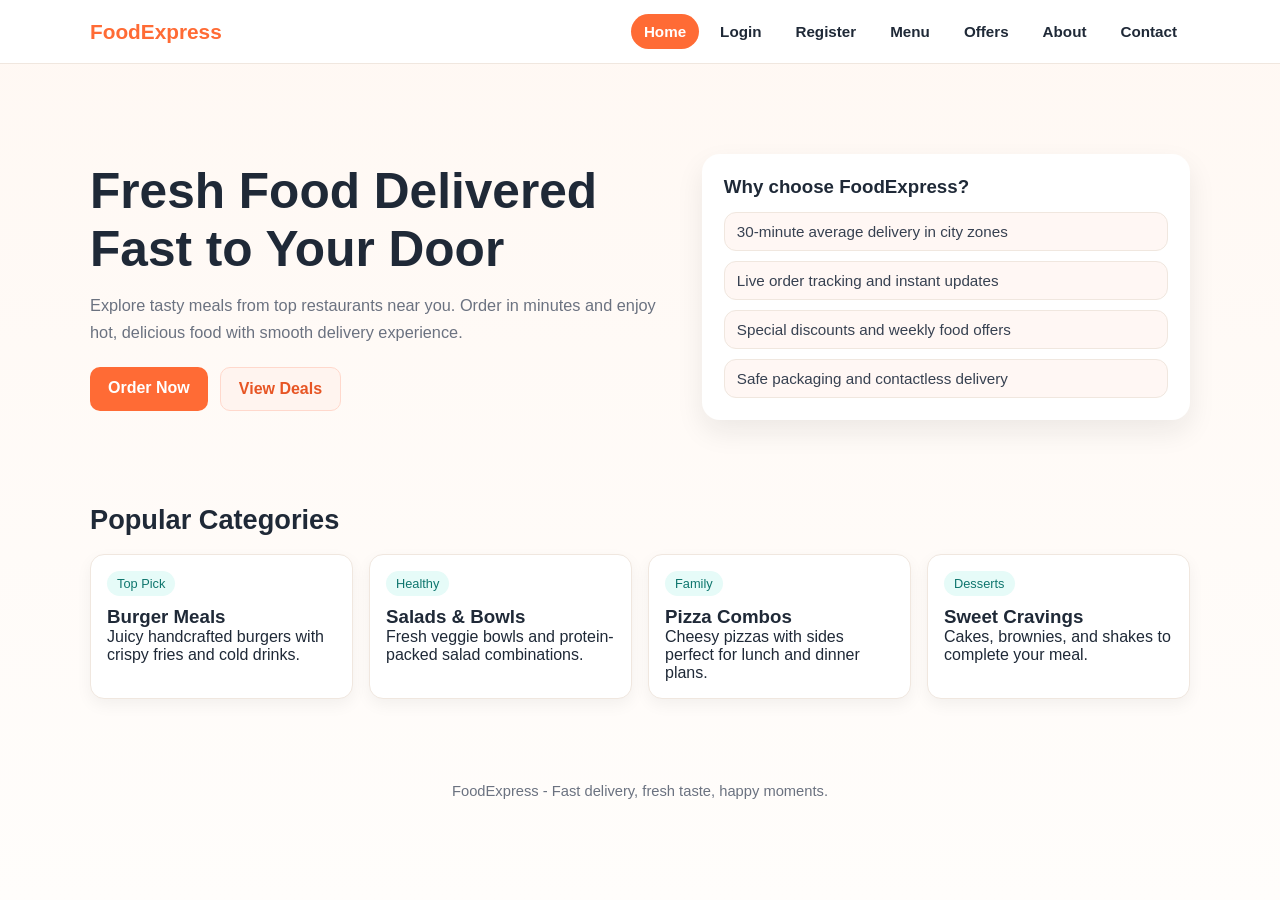
<file: index.html>
<!DOCTYPE html>
<html lang="en">
<head>
  <meta charset="UTF-8" />
  <meta name="viewport" content="width=device-width, initial-scale=1.0" />
  <title>Food Express | Home</title>
  <link rel="stylesheet" href="styles.css" />
</head>
<body class="home">
    <header class="site-header">
    <div class="container header-wrap">
      <a class="brand" href="index.html">FoodExpress</a>
      <input type="checkbox" id="nav-toggle" class="nav-toggle" />
      <label for="nav-toggle" class="hamburger" aria-label="Toggle menu">
        <span></span>
        <span></span>
        <span></span>
      </label>
      <nav class="main-nav">
        <ul>
          <li><a class="nav-home" href="index.html">Home</a></li>
          <li><a class="nav-login" href="login.html">Login</a></li>
          <li><a class="nav-register" href="register.html">Register</a></li>
          <li><a class="nav-menu" href="menu.html">Menu</a></li>
          <li><a class="nav-offers" href="offers.html">Offers</a></li>
          <li><a class="nav-about" href="about.html">About</a></li>
          <li><a class="nav-contact" href="contact.html">Contact</a></li>
        </ul>
      </nav>
    </div>
  </header>

  <main>
    <section class="hero">
      <div class="container hero-grid">
        <div>
          <h1>Fresh Food Delivered Fast to Your Door</h1>
          <p>Explore tasty meals from top restaurants near you. Order in minutes and enjoy hot, delicious food with smooth delivery experience.</p>
          <div class="btns">
            <a href="menu.html" class="btn btn-primary">Order Now</a>
            <a href="offers.html" class="btn btn-secondary">View Deals</a>
          </div>
        </div>
        <div class="hero-card">
          <h3>Why choose FoodExpress?</h3>
          <ul class="feature-list">
            <li>30-minute average delivery in city zones</li>
            <li>Live order tracking and instant updates</li>
            <li>Special discounts and weekly food offers</li>
            <li>Safe packaging and contactless delivery</li>
          </ul>
        </div>
      </div>
    </section>

    <section class="section">
      <div class="container">
        <h2 class="section-title">Popular Categories</h2>
        <div class="cards">
          <article class="card">
            <span class="badge">Top Pick</span>
            <h3>Burger Meals</h3>
            <p>Juicy handcrafted burgers with crispy fries and cold drinks.</p>
          </article>
          <article class="card">
            <span class="badge">Healthy</span>
            <h3>Salads & Bowls</h3>
            <p>Fresh veggie bowls and protein-packed salad combinations.</p>
          </article>
          <article class="card">
            <span class="badge">Family</span>
            <h3>Pizza Combos</h3>
            <p>Cheesy pizzas with sides perfect for lunch and dinner plans.</p>
          </article>
          <article class="card">
            <span class="badge">Desserts</span>
            <h3>Sweet Cravings</h3>
            <p>Cakes, brownies, and shakes to complete your meal.</p>
          </article>
        </div>
      </div>
    </section>
  </main>

  <footer class="site-footer">
    <p>FoodExpress - Fast delivery, fresh taste, happy moments.</p>
  </footer>
</body>
</html>
</file>
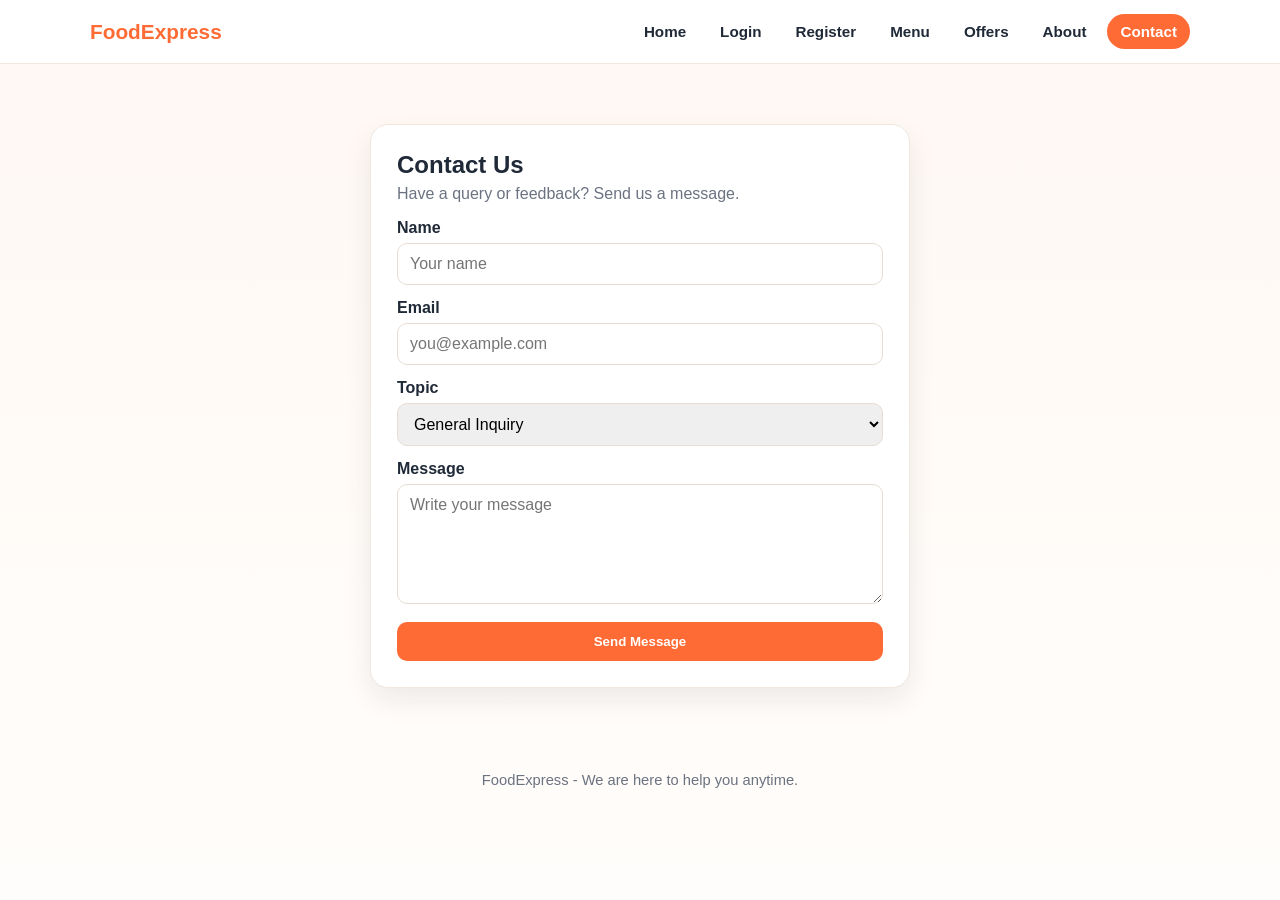
<file: contact.html>
<!DOCTYPE html>
<html lang="en">
<head>
  <meta charset="UTF-8" />
  <meta name="viewport" content="width=device-width, initial-scale=1.0" />
  <title>Food Express | Contact</title>
  <link rel="stylesheet" href="styles.css" />
</head>
<body class="contact">
    <header class="site-header">
    <div class="container header-wrap">
      <a class="brand" href="index.html">FoodExpress</a>
      <input type="checkbox" id="nav-toggle" class="nav-toggle" />
      <label for="nav-toggle" class="hamburger" aria-label="Toggle menu">
        <span></span>
        <span></span>
        <span></span>
      </label>
      <nav class="main-nav">
        <ul>
          <li><a class="nav-home" href="index.html">Home</a></li>
          <li><a class="nav-login" href="login.html">Login</a></li>
          <li><a class="nav-register" href="register.html">Register</a></li>
          <li><a class="nav-menu" href="menu.html">Menu</a></li>
          <li><a class="nav-offers" href="offers.html">Offers</a></li>
          <li><a class="nav-about" href="about.html">About</a></li>
          <li><a class="nav-contact" href="contact.html">Contact</a></li>
        </ul>
      </nav>
    </div>
  </header>

  <main>
    <section class="form-wrap">
      <h2>Contact Us</h2>
      <p>Have a query or feedback? Send us a message.</p>
      <form>
        <div class="field">
          <label for="cname">Name</label>
          <input id="cname" type="text" placeholder="Your name" required />
        </div>
        <div class="field">
          <label for="cemail">Email</label>
          <input id="cemail" type="email" placeholder="you@example.com" required />
        </div>
        <div class="field">
          <label for="topic">Topic</label>
          <select id="topic">
            <option>General Inquiry</option>
            <option>Order Help</option>
            <option>Partnership</option>
            <option>Feedback</option>
          </select>
        </div>
        <div class="field">
          <label for="msg">Message</label>
          <textarea id="msg" placeholder="Write your message"></textarea>
        </div>
        <button class="btn btn-primary full" type="submit">Send Message</button>
      </form>
    </section>
  </main>

  <footer class="site-footer">
    <p>FoodExpress - We are here to help you anytime.</p>
  </footer>
</body>
</html>
</file>
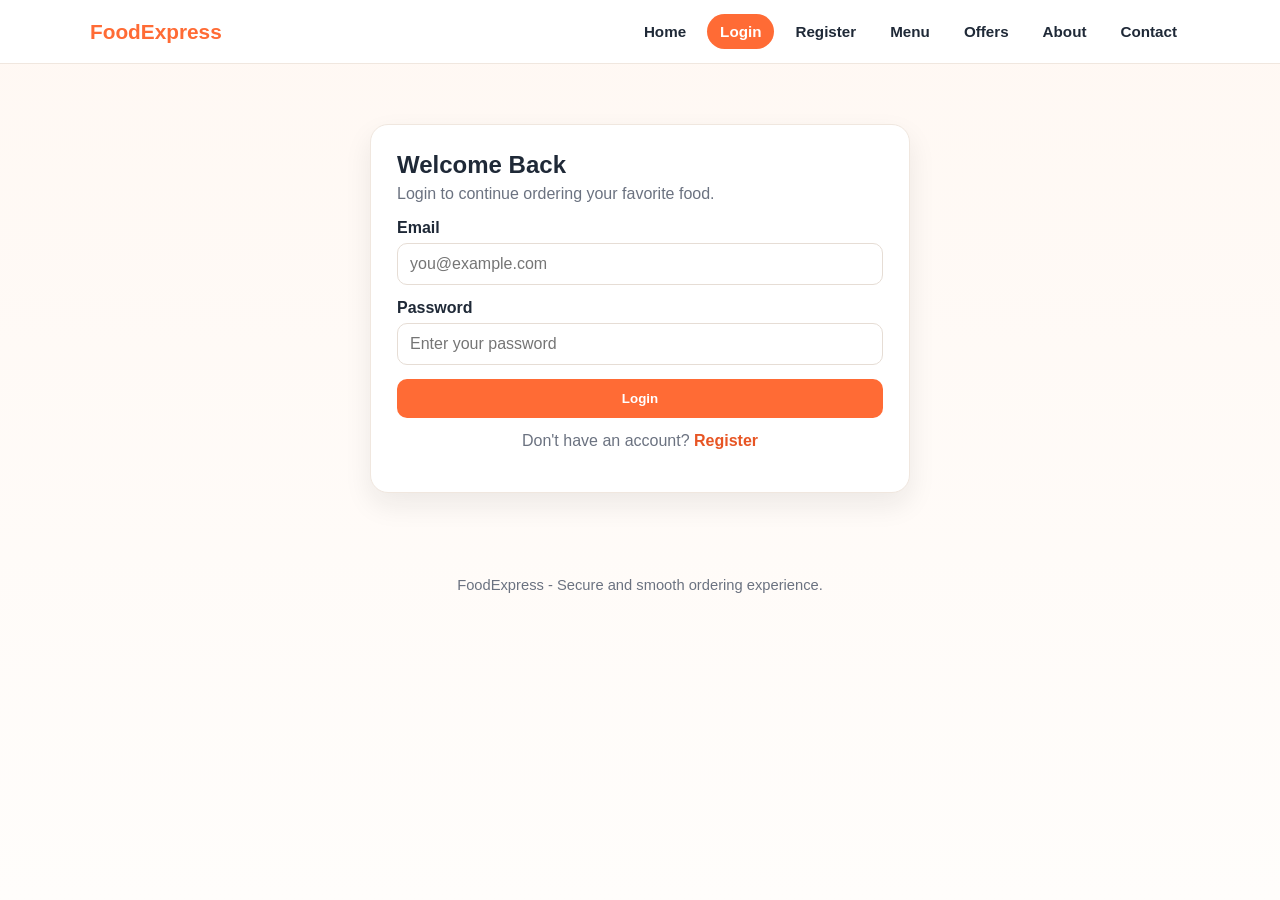
<file: login.html>
<!DOCTYPE html>
<html lang="en">
<head>
  <meta charset="UTF-8" />
  <meta name="viewport" content="width=device-width, initial-scale=1.0" />
  <title>Food Express | Login</title>
  <link rel="stylesheet" href="styles.css" />
</head>
<body class="login">
    <header class="site-header">
    <div class="container header-wrap">
      <a class="brand" href="index.html">FoodExpress</a>
      <input type="checkbox" id="nav-toggle" class="nav-toggle" />
      <label for="nav-toggle" class="hamburger" aria-label="Toggle menu">
        <span></span>
        <span></span>
        <span></span>
      </label>
      <nav class="main-nav">
        <ul>
          <li><a class="nav-home" href="index.html">Home</a></li>
          <li><a class="nav-login" href="login.html">Login</a></li>
          <li><a class="nav-register" href="register.html">Register</a></li>
          <li><a class="nav-menu" href="menu.html">Menu</a></li>
          <li><a class="nav-offers" href="offers.html">Offers</a></li>
          <li><a class="nav-about" href="about.html">About</a></li>
          <li><a class="nav-contact" href="contact.html">Contact</a></li>
        </ul>
      </nav>
    </div>
  </header>

  <main>
    <section class="form-wrap">
      <h2>Welcome Back</h2>
      <p>Login to continue ordering your favorite food.</p>
      <form action="menu.html">
        <div class="field">
          <label for="email">Email</label>
          <input id="email" type="email" placeholder="you@example.com" required />
        </div>
        <div class="field">
          <label for="password">Password</label>
          <input id="password" type="password" placeholder="Enter your password" required />
        </div>
        <button class="btn btn-primary full" type="submit">Login</button>
      </form>
      <p class="form-note">Don't have an account? <a href="register.html">Register</a></p>
    </section>
  </main>

  <footer class="site-footer">
    <p>FoodExpress - Secure and smooth ordering experience.</p>
  </footer>
</body>
</html>
</file>
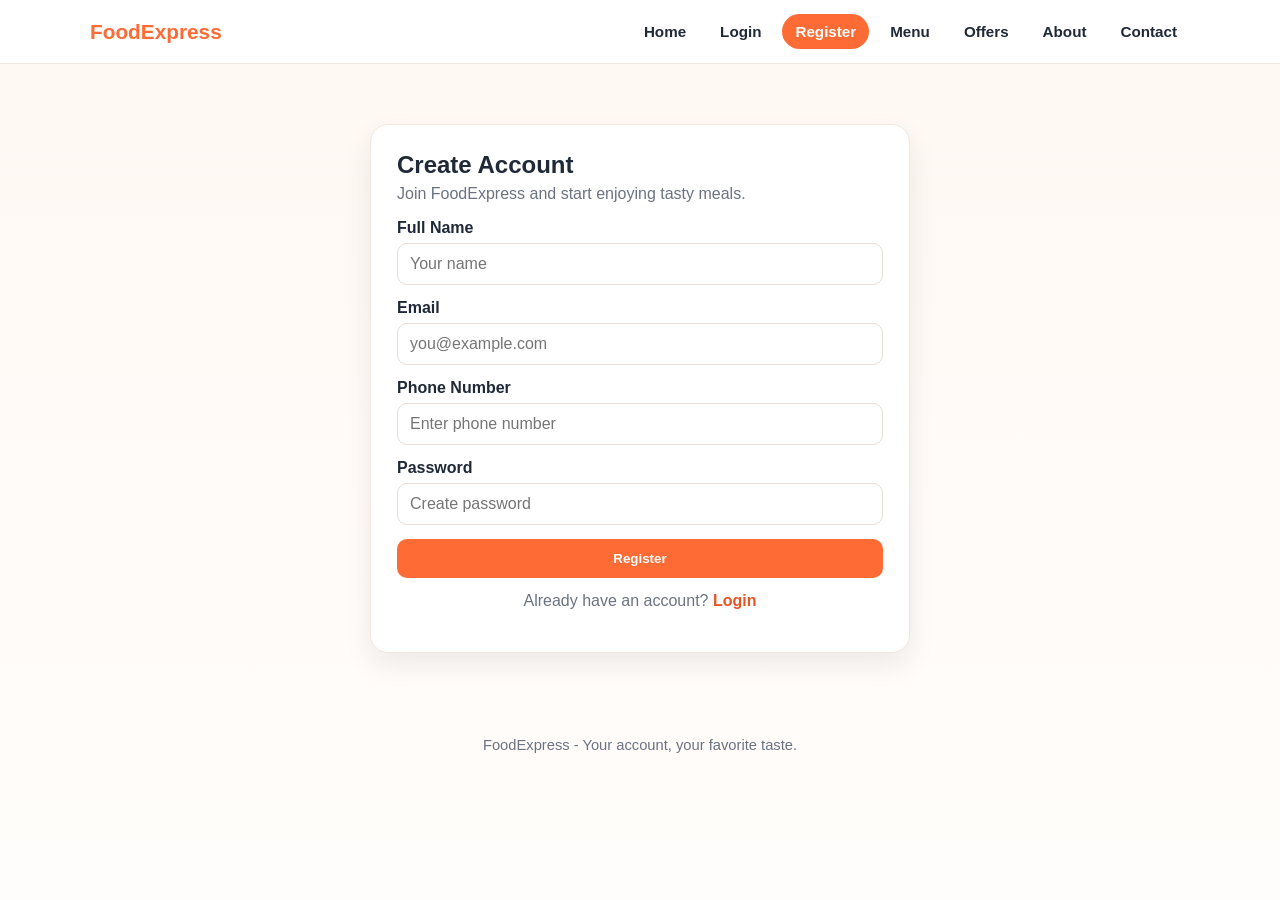
<file: register.html>
<!DOCTYPE html>
<html lang="en">
<head>
  <meta charset="UTF-8" />
  <meta name="viewport" content="width=device-width, initial-scale=1.0" />
  <title>Food Express | Register</title>
  <link rel="stylesheet" href="styles.css" />
</head>
<body class="register">
    <header class="site-header">
    <div class="container header-wrap">
      <a class="brand" href="index.html">FoodExpress</a>
      <input type="checkbox" id="nav-toggle" class="nav-toggle" />
      <label for="nav-toggle" class="hamburger" aria-label="Toggle menu">
        <span></span>
        <span></span>
        <span></span>
      </label>
      <nav class="main-nav">
        <ul>
          <li><a class="nav-home" href="index.html">Home</a></li>
          <li><a class="nav-login" href="login.html">Login</a></li>
          <li><a class="nav-register" href="register.html">Register</a></li>
          <li><a class="nav-menu" href="menu.html">Menu</a></li>
          <li><a class="nav-offers" href="offers.html">Offers</a></li>
          <li><a class="nav-about" href="about.html">About</a></li>
          <li><a class="nav-contact" href="contact.html">Contact</a></li>
        </ul>
      </nav>
    </div>
  </header>

  <main>
    <section class="form-wrap">
      <h2>Create Account</h2>
      <p>Join FoodExpress and start enjoying tasty meals.</p>
      <form action="login.html">
        <div class="field">
          <label for="name">Full Name</label>
          <input id="name" type="text" placeholder="Your name" required />
        </div>
        <div class="field">
          <label for="reg-email">Email</label>
          <input id="reg-email" type="email" placeholder="you@example.com" required />
        </div>
        <div class="field">
          <label for="phone">Phone Number</label>
          <input id="phone" type="tel" placeholder="Enter phone number" required />
        </div>
        <div class="field">
          <label for="reg-password">Password</label>
          <input id="reg-password" type="password" placeholder="Create password" required />
        </div>
        <button class="btn btn-primary full" type="submit">Register</button>
      </form>
      <p class="form-note">Already have an account? <a href="login.html">Login</a></p>
    </section>
  </main>

  <footer class="site-footer">
    <p>FoodExpress - Your account, your favorite taste.</p>
  </footer>
</body>
</html>
</file>
<file: styles.css>
:root {
  --bg: #fff8f3;
  --surface: #ffffff;
  --primary: #ff6b35;
  --primary-dark: #e75524;
  --accent: #2ec4b6;
  --text: #1f2937;
  --muted: #6b7280;
  --border: #f0e7df;
  --shadow: 0 12px 28px rgba(22, 22, 22, 0.08);
}

* {
  box-sizing: border-box;
  margin: 0;
  padding: 0;
}

body {
  font-family: Arial, Helvetica, sans-serif;
  background: linear-gradient(180deg, #fff8f3 0%, #fffdfb 100%);
  color: var(--text);
  min-height: 100vh;
}

.container {
  width: min(1100px, 92%);
  margin: 0 auto;
}

.site-header {
  position: sticky;
  top: 0;
  z-index: 50;
  background: rgba(255, 255, 255, 0.95);
  border-bottom: 1px solid var(--border);
  backdrop-filter: blur(6px);
}

.header-wrap {
  display: flex;
  align-items: center;
  justify-content: space-between;
  gap: 16px;
  padding: 14px 0;
}

.brand {
  font-size: 1.3rem;
  font-weight: 700;
  color: var(--primary);
  text-decoration: none;
}

.nav-toggle {
  display: none;
}

.hamburger {
  display: none;
  width: 44px;
  height: 40px;
  border: 1px solid #ffe2d8;
  border-radius: 10px;
  align-items: center;
  justify-content: center;
  flex-direction: column;
  gap: 4px;
  background: #fff4ef;
  cursor: pointer;
}

.hamburger span {
  width: 20px;
  height: 2px;
  background: var(--primary-dark);
  border-radius: 10px;
  transition: transform 0.25s ease, opacity 0.25s ease;
}

.main-nav ul {
  list-style: none;
  display: flex;
  align-items: center;
  flex-wrap: wrap;
  gap: 8px;
}

.main-nav a {
  display: inline-block;
  text-decoration: none;
  color: var(--text);
  padding: 9px 13px;
  border-radius: 999px;
  font-size: 0.95rem;
  font-weight: 600;
  transition: 0.25s ease;
}

.main-nav a:hover {
  background: #fff1eb;
  color: var(--primary-dark);
}

body.home .nav-home,
body.login .nav-login,
body.register .nav-register,
body.menu .nav-menu,
body.offers .nav-offers,
body.about .nav-about,
body.contact .nav-contact {
  background: var(--primary);
  color: #fff;
}

.hero {
  padding: 90px 0 60px;
  animation: fadeUp 0.7s ease both;
}

.hero-grid {
  display: grid;
  grid-template-columns: 1.2fr 1fr;
  gap: 26px;
  align-items: center;
}

.hero h1 {
  font-size: clamp(2rem, 4vw, 3.1rem);
  line-height: 1.16;
  margin-bottom: 14px;
}

.hero p {
  color: var(--muted);
  margin-bottom: 22px;
  font-size: 1.02rem;
  line-height: 1.6;
}

.btns {
  display: flex;
  flex-wrap: wrap;
  gap: 12px;
}

.btn {
  text-decoration: none;
  border-radius: 10px;
  font-weight: 700;
  padding: 12px 18px;
  transition: 0.25s ease;
}

.btn-primary {
  background: var(--primary);
  color: #fff;
}

.btn-primary:hover {
  background: var(--primary-dark);
}

.btn-secondary {
  border: 1px solid #ffd8cc;
  color: var(--primary-dark);
  background: #fff4ef;
}

.btn-secondary:hover {
  background: #ffe6dd;
}

.hero-card {
  background: #ffffff;
  padding: 22px;
  border-radius: 18px;
  box-shadow: var(--shadow);
  animation: popIn 0.7s ease both;
}

.hero-card h3 {
  margin-bottom: 14px;
}

.feature-list {
  list-style: none;
  display: grid;
  gap: 10px;
}

.feature-list li {
  background: #fff7f4;
  border: 1px solid var(--border);
  border-radius: 12px;
  padding: 10px 12px;
  color: #374151;
  font-size: 0.95rem;
}

.section {
  padding: 24px 0 60px;
}

.section-title {
  font-size: 1.7rem;
  margin-bottom: 18px;
}

.cards {
  display: grid;
  grid-template-columns: repeat(auto-fit, minmax(220px, 1fr));
  gap: 16px;
}

.card {
  background: var(--surface);
  border: 1px solid var(--border);
  border-radius: 14px;
  padding: 16px;
  box-shadow: 0 6px 16px rgba(24, 24, 24, 0.05);
  transition: transform 0.2s ease, box-shadow 0.2s ease;
  animation: fadeUp 0.5s ease both;
}

.card:hover {
  transform: translateY(-4px);
  box-shadow: 0 12px 22px rgba(22, 22, 22, 0.1);
}

.price {
  color: var(--primary-dark);
  font-weight: 700;
  margin-top: 8px;
}

.food-image {
  width: 100%;
  height: 170px;
  object-fit: cover;
  border-radius: 10px;
  margin-bottom: 12px;
}

.badge {
  display: inline-block;
  font-size: 0.8rem;
  background: #e6fbf8;
  color: #0f766e;
  border-radius: 999px;
  padding: 5px 10px;
  margin-bottom: 10px;
}

.form-wrap {
  width: min(540px, 92%);
  margin: 60px auto;
  background: #fff;
  border-radius: 18px;
  border: 1px solid var(--border);
  box-shadow: var(--shadow);
  padding: 26px;
  animation: popIn 0.6s ease both;
}

.form-wrap h2 {
  margin-bottom: 6px;
}

.form-wrap p {
  color: var(--muted);
  margin-bottom: 16px;
}

.field {
  margin-bottom: 14px;
}

label {
  display: block;
  font-weight: 600;
  margin-bottom: 6px;
}

input,
textarea,
select {
  width: 100%;
  padding: 11px 12px;
  border: 1px solid #e6ddd5;
  border-radius: 10px;
  outline: none;
  font: inherit;
}

input:focus,
textarea:focus,
select:focus {
  border-color: #f9b39a;
  box-shadow: 0 0 0 3px #fff0ea;
}

textarea {
  min-height: 120px;
  resize: vertical;
}

.full {
  width: 100%;
  border: none;
  cursor: pointer;
}

.form-note {
  margin-top: 14px;
  color: var(--muted);
  text-align: center;
}

.form-note a {
  color: var(--primary-dark);
  font-weight: 700;
  text-decoration: none;
}

.form-note a:hover {
  text-decoration: underline;
}

.site-footer {
  text-align: center;
  padding: 24px 12px 30px;
  color: #6b7280;
  font-size: 0.92rem;
}

@keyframes fadeUp {
  from {
    opacity: 0;
    transform: translateY(18px);
  }
  to {
    opacity: 1;
    transform: translateY(0);
  }
}

@keyframes popIn {
  from {
    opacity: 0;
    transform: scale(0.97);
  }
  to {
    opacity: 1;
    transform: scale(1);
  }
}

@media (max-width: 840px) {
  .hero-grid {
    grid-template-columns: 1fr;
  }

  .header-wrap {
    position: relative;
    flex-wrap: wrap;
    align-items: center;
  }

  .hamburger {
    display: inline-flex;
    margin-left: auto;
  }

  .main-nav {
    width: 100%;
    max-height: 0;
    overflow: hidden;
    transition: max-height 0.35s ease;
  }

  .main-nav ul {
    padding-top: 10px;
    flex-direction: column;
    align-items: stretch;
  }

  .main-nav a {
    border-radius: 10px;
    width: 100%;
  }

  .nav-toggle:checked ~ .main-nav {
    max-height: 460px;
  }

  .nav-toggle:checked + .hamburger span:nth-child(1) {
    transform: translateY(6px) rotate(45deg);
  }

  .nav-toggle:checked + .hamburger span:nth-child(2) {
    opacity: 0;
  }

  .nav-toggle:checked + .hamburger span:nth-child(3) {
    transform: translateY(-6px) rotate(-45deg);
  }
}
</file>
